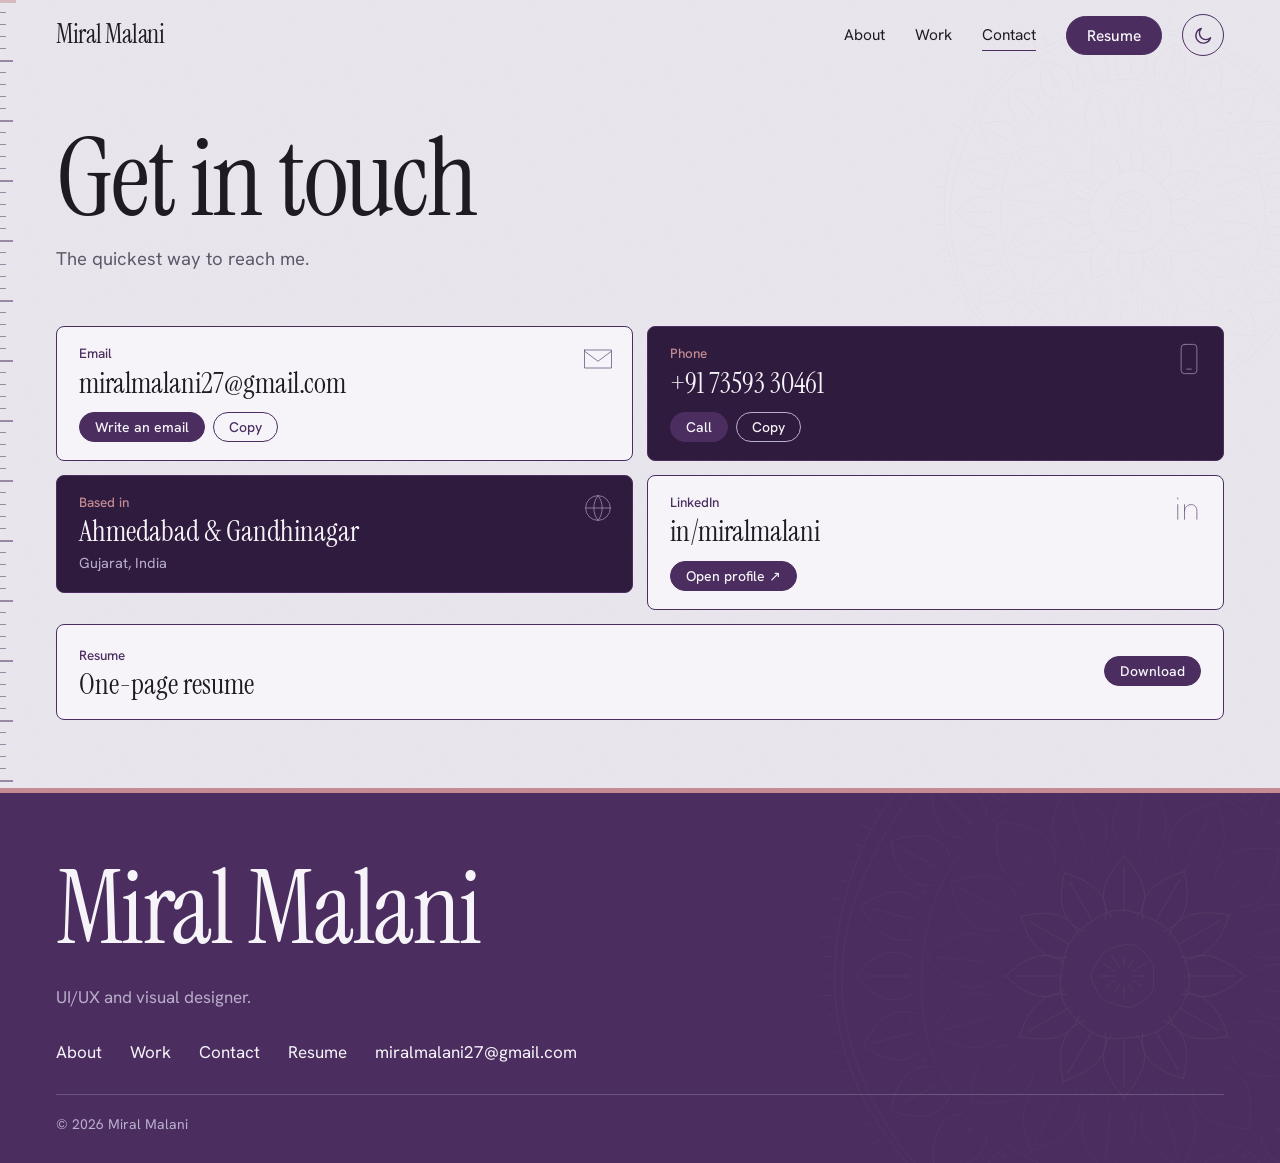
<file: contact.html>
<!DOCTYPE html>
<html lang="en"><head>
<meta charset="utf-8"><meta name="viewport" content="width=device-width, initial-scale=1">
<title>Contact - Miral Malani</title>
<meta name="description" content="Contact Miral Malani, UI/UX and visual designer in Ahmedabad and Gandhinagar.">
<meta name="theme-color" content="#ECE9F0"><script>try{var t=localStorage.getItem("theme");document.documentElement.dataset.theme=t==="dark"?"dark":"light"}catch(e){document.documentElement.dataset.theme="light"}</script>
<link rel="preconnect" href="https://fonts.googleapis.com"><link rel="preconnect" href="https://fonts.gstatic.com" crossorigin>
<link href="https://fonts.googleapis.com/css2?family=Hanken+Grotesk:wght@400;500;700&family=Instrument+Serif:ital@0;1&display=swap" rel="stylesheet">
<link rel="stylesheet" href="site.css">
</head><body>

<div class="bg" aria-hidden="true"><i class="wash a"></i><i class="wash b"></i><div class="reveal"></div></div>
<div class="ruler" aria-hidden="true"></div>

<header class="site">
  <a class="brand" href="index.html">Miral Malani</a>
  <nav id="nav" aria-label="Main">
    <a href="index.html">About</a>
    <a href="work.html">Work</a>
    <a href="contact.html" aria-current="page">Contact</a>
    <a class="btn" href="resume.pdf" download data-magnetic>Resume</a>
  </nav>
  <div class="hdr-actions"><button class="theme-btn" type="button" aria-label="Switch to dark mode" aria-pressed="false"><svg class="moon" viewBox="0 0 24 24" aria-hidden="true"><path d="M20 14.5A8.5 8.5 0 1 1 9.5 4a7 7 0 0 0 10.5 10.5z"/></svg><svg class="sun" viewBox="0 0 24 24" aria-hidden="true"><circle cx="12" cy="12" r="4"/><path d="M12 2.5v2.5M12 19v2.5M2.5 12H5M19 12h2.5M5.3 5.3l1.8 1.8M16.9 16.9l1.8 1.8M5.3 18.7l1.8-1.8M16.9 7.1l1.8-1.8"/></svg></button><button class="burger" aria-expanded="false" aria-controls="nav" aria-label="Menu"><span></span><span></span></button></div>
</header>

<main>
<section class="page-head"><div class="wrap"><div class="deco" data-depth="-14" aria-hidden="true"></div>
<h1>Get in touch</h1><p>The quickest way to reach me.</p></div></section>
<section class="wsec"><div class="wrap ccols">
<div class="ccol">
<div class="ccard"><svg class="ic" viewBox="0 0 64 64" aria-hidden="true"><path pathLength="1" d="M8 16h48v32H8z"/><path pathLength="1" d="M8 18l24 18 24-18"/></svg><span class="lab">Email</span><span class="val">miralmalani27@gmail.com</span><div class="acts"><a class="btn" href="mailto:miralmalani27@gmail.com" data-magnetic>Write an email</a><button class="btn ghost" type="button" data-copy="miralmalani27@gmail.com" data-what="Email">Copy</button></div></div>
<div class="ccard dark"><svg class="ic" viewBox="0 0 64 64" aria-hidden="true"><circle pathLength="1" cx="32" cy="32" r="22"/><path pathLength="1" d="M10 32h44M32 10c-10 12-10 32 0 44M32 10c10 12 10 32 0 44"/></svg><span class="lab">Based in</span><span class="val">Ahmedabad &amp; Gandhinagar</span><span class="sub">Gujarat, India</span></div></div>
<div class="ccol">
<div class="ccard dark"><svg class="ic" viewBox="0 0 64 64" aria-hidden="true"><rect pathLength="1" x="18" y="6" width="28" height="52" rx="6"/><path pathLength="1" d="M28 50h8"/></svg><span class="lab">Phone</span><span class="val">+91 73593 30461</span><div class="acts"><a class="btn" href="tel:+917359330461">Call</a><button class="btn ghost" type="button" data-copy="+91 73593 30461" data-what="Number">Copy</button></div></div>
<div class="ccard"><svg class="ic" viewBox="0 0 64 64" aria-hidden="true"><path pathLength="1" d="M12 26v26M12 14v2M24 52V26M24 38c0-8 6-12 12-12s10 4 10 12v14"/></svg><span class="lab">LinkedIn</span><span class="val">in/miralmalani</span><div class="acts"><a class="btn" href="https://www.linkedin.com/in/miralmalani/" target="_blank" rel="noopener">Open profile &#8599;</a></div></div>
</div>
<div class="ccard cwide row"><div><span class="lab">Resume</span><div class="val">One-page resume</div></div><div class="acts"><a class="btn" href="resume.pdf" download>Download</a></div></div></div></section>
</main>

<footer class="foot alt">
  <div class="fm" aria-hidden="true"></div>
  <div class="wrap inner">
    <h2>Miral Malani</h2>
    <p>UI/UX and visual designer.</p>
    <nav aria-label="Footer"><a href="index.html">About</a><a href="work.html">Work</a><a href="contact.html">Contact</a><a href="resume.pdf" download>Resume</a><a href="mailto:miralmalani27@gmail.com">miralmalani27@gmail.com</a></nav>
    <small>&copy; 2026 Miral Malani</small>
  </div>
</footer>
<script src="site.js"></script>
</body></html>
</file>
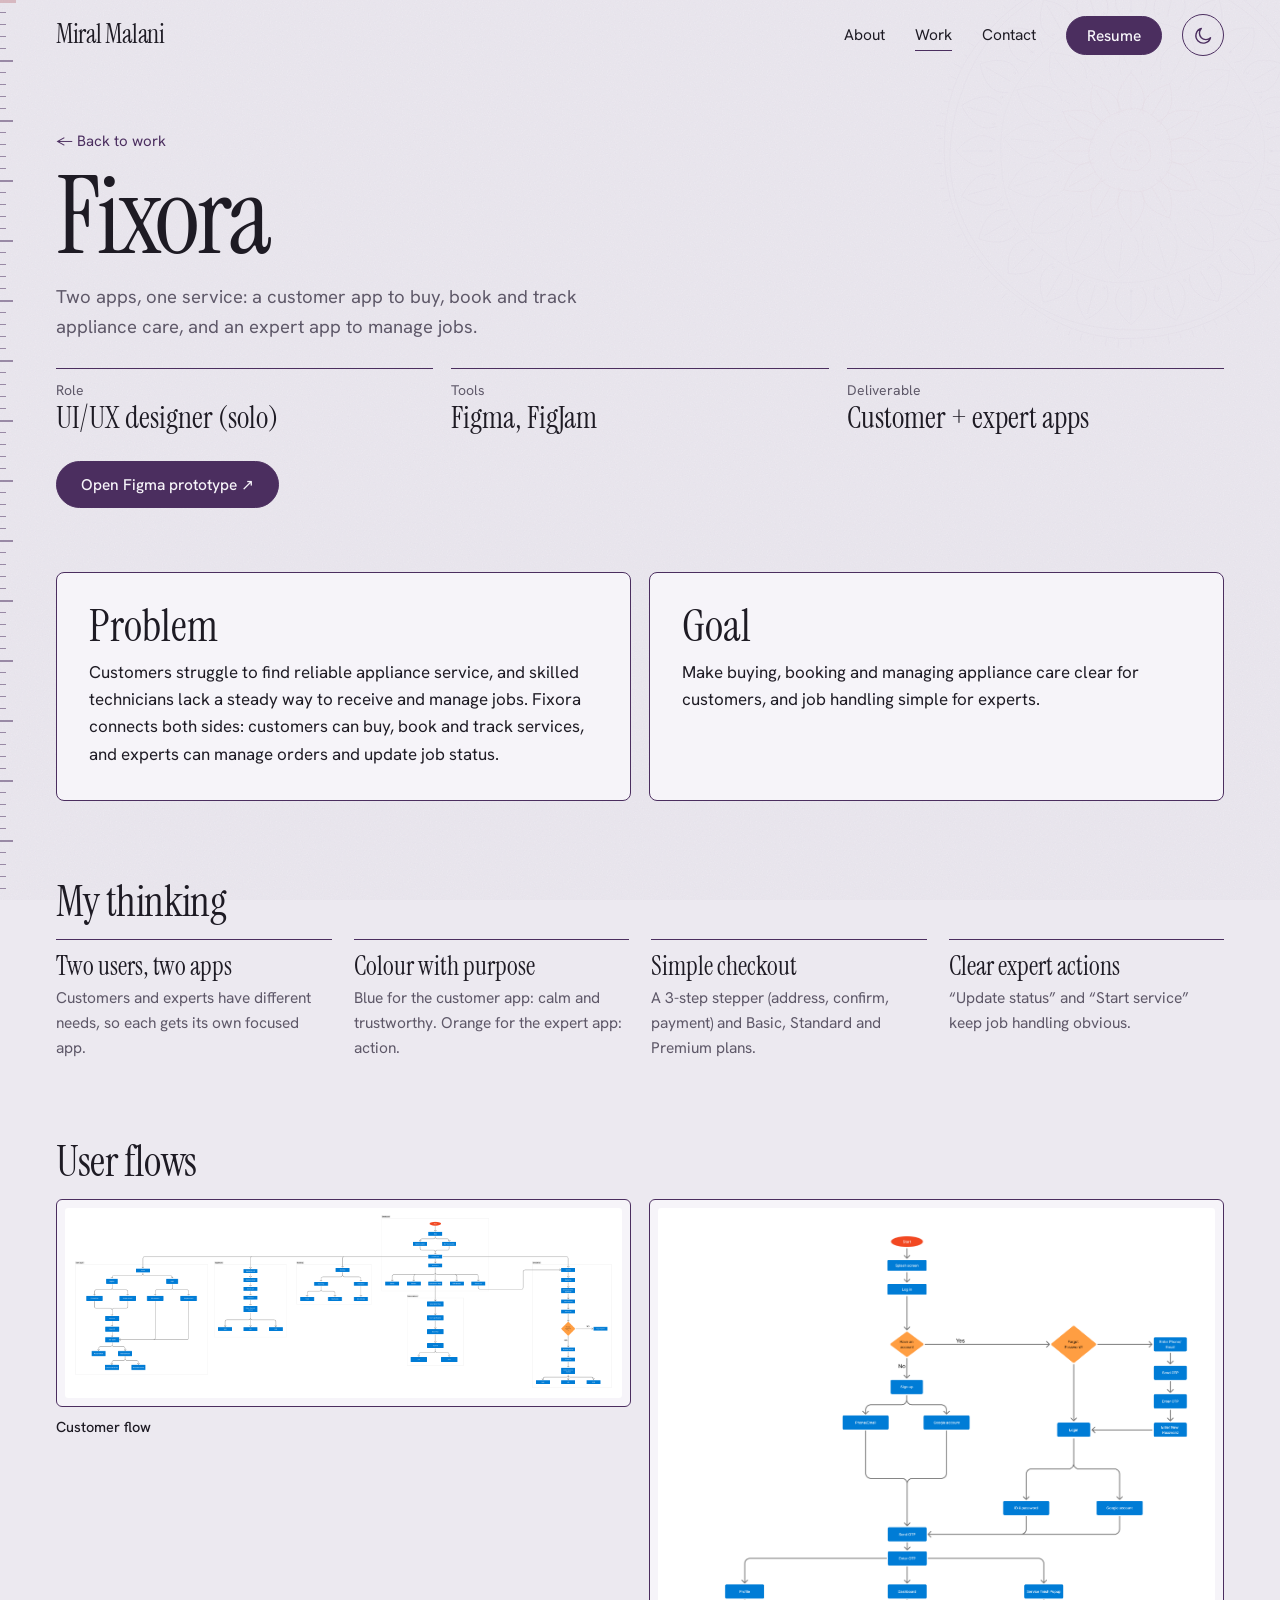
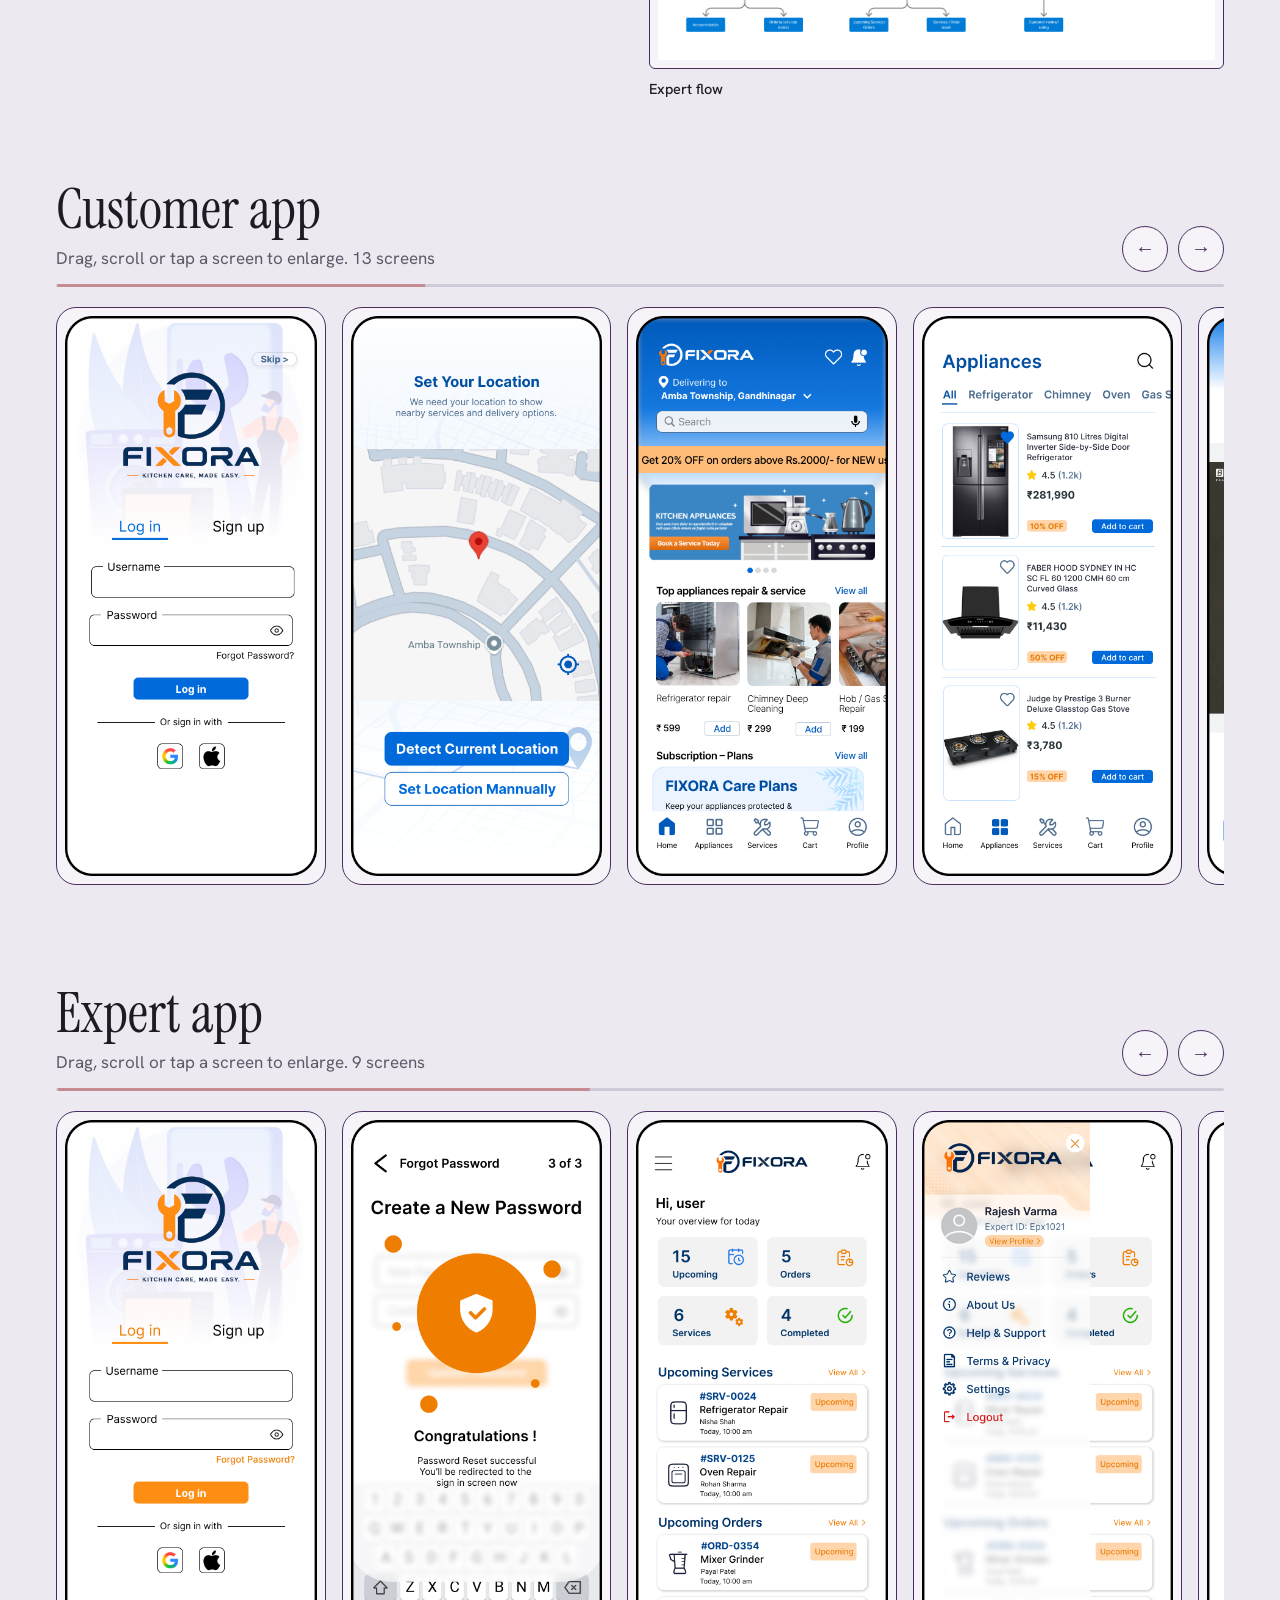
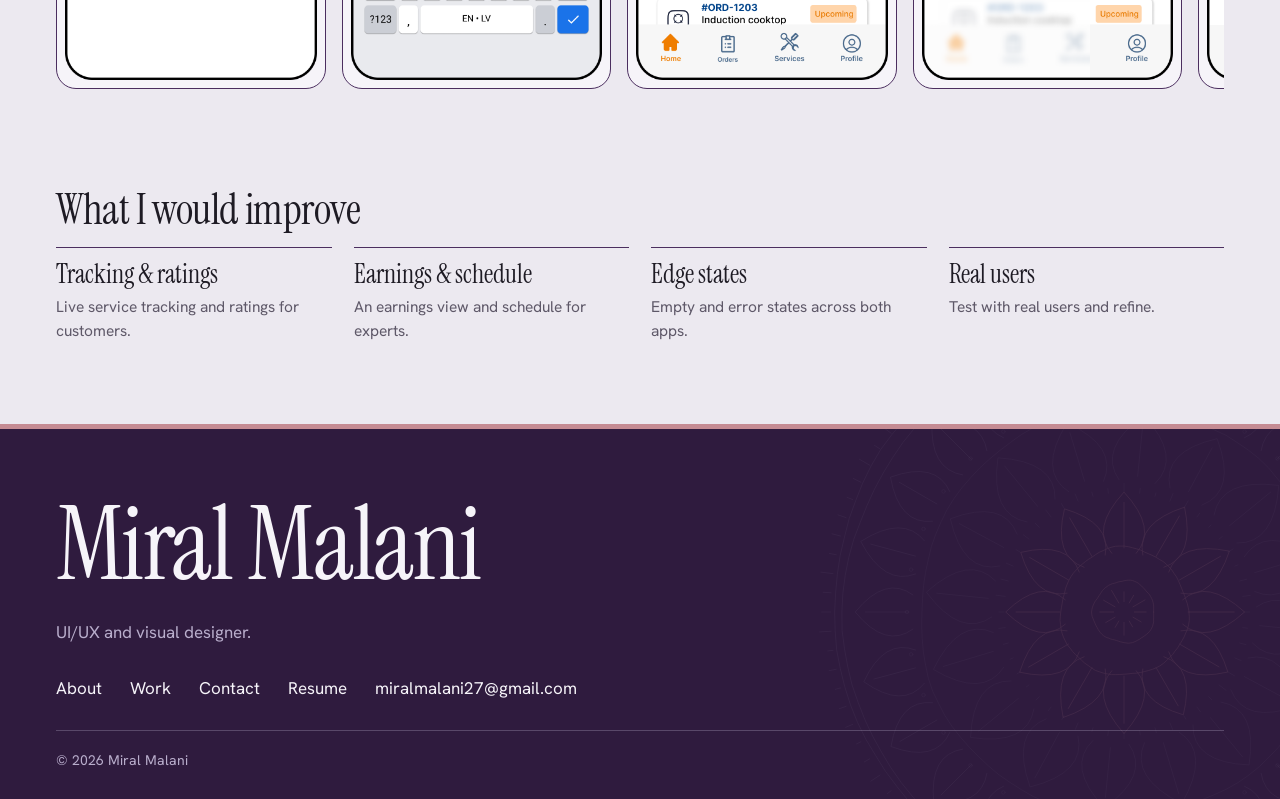
<file: fixora.html>
<!DOCTYPE html>
<html lang="en"><head>
<meta charset="utf-8"><meta name="viewport" content="width=device-width, initial-scale=1">
<title>Fixora Case Study - Miral Malani</title>
<meta name="description" content="Fixora: customer and expert apps for appliance service, a UI/UX case study.">
<meta name="theme-color" content="#ECE9F0"><script>try{var t=localStorage.getItem("theme");document.documentElement.dataset.theme=t==="dark"?"dark":"light"}catch(e){document.documentElement.dataset.theme="light"}</script>
<link rel="preconnect" href="https://fonts.googleapis.com"><link rel="preconnect" href="https://fonts.gstatic.com" crossorigin>
<link href="https://fonts.googleapis.com/css2?family=Hanken+Grotesk:wght@400;500;700&family=Instrument+Serif:ital@0;1&display=swap" rel="stylesheet">
<link rel="stylesheet" href="site.css">
</head><body>

<div class="bg" aria-hidden="true"><i class="wash a"></i><i class="wash b"></i><div class="reveal"></div></div>
<div class="ruler" aria-hidden="true"></div>

<header class="site">
  <a class="brand" href="index.html">Miral Malani</a>
  <nav id="nav" aria-label="Main">
    <a href="index.html">About</a>
    <a href="work.html" aria-current="page">Work</a>
    <a href="contact.html">Contact</a>
    <a class="btn" href="resume.pdf" download data-magnetic>Resume</a>
  </nav>
  <div class="hdr-actions"><button class="theme-btn" type="button" aria-label="Switch to dark mode" aria-pressed="false"><svg class="moon" viewBox="0 0 24 24" aria-hidden="true"><path d="M20 14.5A8.5 8.5 0 1 1 9.5 4a7 7 0 0 0 10.5 10.5z"/></svg><svg class="sun" viewBox="0 0 24 24" aria-hidden="true"><circle cx="12" cy="12" r="4"/><path d="M12 2.5v2.5M12 19v2.5M2.5 12H5M19 12h2.5M5.3 5.3l1.8 1.8M16.9 16.9l1.8 1.8M5.3 18.7l1.8-1.8M16.9 7.1l1.8-1.8"/></svg></button><button class="burger" aria-expanded="false" aria-controls="nav" aria-label="Menu"><span></span><span></span></button></div>
</header>

<main>
<section class="page-head"><div class="wrap"><div class="deco" data-depth="-14" aria-hidden="true"></div>
<a class="crumb" href="work.html#ux">&larr; Back to work</a><h1>Fixora</h1>
<p>Two apps, one service: a customer app to buy, book and track appliance care, and an expert app to manage jobs.</p>
<dl class="facts"><div><dt>Role</dt><dd>UI/UX designer (solo)</dd></div><div><dt>Tools</dt><dd>Figma, FigJam</dd></div><div><dt>Deliverable</dt><dd>Customer + expert apps</dd></div></dl>
<a class="btn" href="https://www.figma.com/design/4VfRxb9pCHt7bKyZO6HxfA/Fixora---Project?node-id=167-1549&amp;p=f&amp;t=g32fcpNXuLVQqeZT-0" target="_blank" rel="noopener" data-magnetic>Open Figma prototype &#8599;</a></div></section>
<section class="fsec"><div class="wrap cols2">
<div class="card"><h2>Problem</h2><p>Customers struggle to find reliable appliance service, and skilled technicians lack a steady way to receive and manage jobs. Fixora connects both sides: customers can buy, book and track services, and experts can manage orders and update job status.</p></div>
<div class="card"><h2>Goal</h2><p>Make buying, booking and managing appliance care clear for customers, and job handling simple for experts.</p></div></div></section>
<section class="fsec"><div class="wrap"><h2 class="sec-title sm">My thinking</h2><div class="notes">
<div class="note"><h3>Two users, two apps</h3><p>Customers and experts have different needs, so each gets its own focused app.</p></div>
<div class="note"><h3>Colour with purpose</h3><p>Blue for the customer app: calm and trustworthy. Orange for the expert app: action.</p></div>
<div class="note"><h3>Simple checkout</h3><p>A 3-step stepper (address, confirm, payment) and Basic, Standard and Premium plans.</p></div>
<div class="note"><h3>Clear expert actions</h3><p>&ldquo;Update status&rdquo; and &ldquo;Start service&rdquo; keep job handling obvious.</p></div></div></div></section>
<section class="fsec flows-sec"><div class="wrap"><h2 class="sec-title sm">User flows</h2><div class="two">
<figure><button type="button" class="art" data-lb="flows" data-cursor="Zoom" data-cap="Customer flow"><img data-base="fixora-flow-customer" alt="Customer user flow"></button><figcaption class="cap"><b>Customer flow</b></figcaption></figure>
<figure><button type="button" class="art" data-lb="flows" data-cursor="Zoom" data-cap="Expert flow"><img data-base="fixora-flow-expert" alt="Expert user flow"></button><figcaption class="cap"><b>Expert flow</b></figcaption></figure></div></div></section>
<section class="fsec"><div class="wrap"><div class="rail-head"><div><h2>Customer app</h2><p class="mute">Drag, scroll or tap a screen to enlarge. <span class="count"></span></p></div>
<div class="rail-ctl"><button type="button" data-dir="-1" aria-label="Scroll back">&larr;</button><button type="button" data-dir="1" aria-label="Scroll forward">&rarr;</button></div></div>
<div class="rail-bar"><i></i></div>
<div class="rail" tabindex="0" aria-label="Customer app screens" data-prefix="fixora-customer-" data-count="13" data-group="cust" data-alt="Customer screen"></div></div></section>
<section class="fsec"><div class="wrap"><div class="rail-head"><div><h2>Expert app</h2><p class="mute">Drag, scroll or tap a screen to enlarge. <span class="count"></span></p></div>
<div class="rail-ctl"><button type="button" data-dir="-1" aria-label="Scroll back">&larr;</button><button type="button" data-dir="1" aria-label="Scroll forward">&rarr;</button></div></div>
<div class="rail-bar"><i></i></div>
<div class="rail" tabindex="0" aria-label="Expert app screens" data-prefix="fixora-expert-" data-count="9" data-group="exp" data-alt="Expert screen"></div></div></section>
<section class="fsec"><div class="wrap"><h2 class="sec-title sm">What I would improve</h2><div class="notes">
<div class="note"><h3>Tracking &amp; ratings</h3><p>Live service tracking and ratings for customers.</p></div>
<div class="note"><h3>Earnings &amp; schedule</h3><p>An earnings view and schedule for experts.</p></div>
<div class="note"><h3>Edge states</h3><p>Empty and error states across both apps.</p></div>
<div class="note"><h3>Real users</h3><p>Test with real users and refine.</p></div></div></div></section>
</main>

<footer class="foot ">
  <div class="fm" aria-hidden="true"></div>
  <div class="wrap inner">
    <h2>Miral Malani</h2>
    <p>UI/UX and visual designer.</p>
    <nav aria-label="Footer"><a href="index.html">About</a><a href="work.html">Work</a><a href="contact.html">Contact</a><a href="resume.pdf" download>Resume</a><a href="mailto:miralmalani27@gmail.com">miralmalani27@gmail.com</a></nav>
    <small>&copy; 2026 Miral Malani</small>
  </div>
</footer>
<script src="site.js"></script>
</body></html>
</file>
<file: site.css>
:root{
  --paper:#ECE9F0;--paper2:#F6F4F9;--ink:#1E1B24;--mute:#5E5868;--pencil:#CFC9D8;
  --plum:#4B2E5F;--on-plum:#F6F4F9;--deep:#2F1B3E;--on-deep:#F6F4F9;--foot-alt:#4B2E5F;
  --slate:#6C7FA3;--lilac:#B9AECC;--rose:#C58B93;
  --glass:rgba(236,233,240,.88);--glass2:rgba(246,244,249,.92);--band-bg:rgba(75,46,95,.06);
  --sh:var(--sh);--hatch:var(--hatch);--grid:var(--grid);
  --wash-a:var(--wash-a);--wash-b:var(--wash-b);--cgrid:var(--cgrid);
  --serif:"Instrument Serif",Lora,Georgia,serif;--sans:"Hanken Grotesk",Inter,system-ui,sans-serif;
  --gut:clamp(20px,5vw,56px);--ease:cubic-bezier(.7,0,.2,1);color-scheme:light
}
:root[data-theme=dark]{
  --paper:#15121B;--paper2:#1E1A27;--ink:#EEEAF5;--mute:#A9A2B8;--pencil:#3A3348;
  --plum:#BBA3DE;--on-plum:#1B1226;--deep:#2B1C3B;--on-deep:#F6F4F9;--foot-alt:#3B2852;
  --slate:#8FA5CC;--lilac:#B9AECC;--rose:#D29BA4;
  --glass:rgba(21,18,27,.86);--glass2:rgba(30,26,39,.92);--band-bg:rgba(187,163,222,.07);
  --sh:rgba(187,163,222,.2);--hatch:rgba(187,163,222,.5);--grid:rgba(187,163,222,.3);
  --wash-a:rgba(110,128,196,.28);--wash-b:rgba(200,140,165,.17);--cgrid:rgba(143,165,204,.2);
  color-scheme:dark
}
*{box-sizing:border-box;margin:0;padding:0}
html{scroll-behavior:smooth}
body{font-family:var(--sans);font-size:17px;line-height:1.6;color:var(--ink);background:var(--paper);overflow-x:hidden;-webkit-font-smoothing:antialiased}
body::before{content:"";position:fixed;inset:0;pointer-events:none;z-index:0;opacity:.7;mix-blend-mode:multiply;
  background-image:url("data:image/svg+xml;utf8,<svg xmlns='http://www.w3.org/2000/svg' width='160' height='160'><filter id='n'><feTurbulence type='fractalNoise' baseFrequency='.85' numOctaves='2' stitchTiles='stitch'/><feColorMatrix values='0 0 0 0 .35  0 0 0 0 .3  0 0 0 0 .42  0 0 0 .13 0'/></filter><rect width='100%' height='100%' filter='url(%23n)'/></svg>")}
main,header,footer{position:relative;z-index:2}
a{color:inherit}
:focus-visible{outline:2px solid var(--plum);outline-offset:4px;border-radius:4px}
.wrap{width:min(1180px,100% - 2*var(--gut));margin-inline:auto}
.sec-title{font-family:var(--serif);font-weight:400;font-size:clamp(34px,4.6vw,56px);line-height:1;letter-spacing:-.01em;margin-bottom:22px}
.mute{color:var(--mute)}
.block{padding:clamp(34px,4.5vw,56px) 0}
.band{position:relative;background:var(--band-bg);padding:clamp(40px,5vw,64px) 0}
.rule{position:absolute;left:0;width:100%;height:12px;fill:none;stroke:var(--plum);stroke-width:1.3;opacity:.45;overflow:visible}
.rule.t{top:-6px}.rule.b{bottom:-6px}

/* living background */
.bg{position:fixed;inset:0;z-index:0;pointer-events:none;overflow:hidden}
.wash{position:absolute;width:75vmax;height:75vmax;border-radius:50%}
.wash.a{left:-25vmax;top:-18vmax;background:radial-gradient(circle,var(--wash-a),transparent 62%);animation:drift 48s ease-in-out infinite alternate}
.wash.b{right:-28vmax;top:30vh;background:radial-gradient(circle,var(--wash-b),transparent 62%);animation:drift 62s ease-in-out infinite alternate-reverse}
@keyframes drift{to{transform:translate(9vmax,6vmax) scale(1.12)}}
.reveal{position:absolute;inset:0;background-image:linear-gradient(var(--grid) 1px,transparent 1px),linear-gradient(90deg,var(--grid) 1px,transparent 1px);background-size:36px 36px;-webkit-mask-image:radial-gradient(circle 200px at var(--cx,-400px) var(--cy,-400px),#000,transparent);mask-image:radial-gradient(circle 200px at var(--cx,-400px) var(--cy,-400px),#000,transparent)}
.ruler{position:fixed;left:0;top:0;bottom:0;width:16px;z-index:1;pointer-events:none;opacity:.5;
  background:repeating-linear-gradient(to bottom,var(--plum) 0 1px,transparent 1px 12px) left/6px 100% no-repeat,repeating-linear-gradient(to bottom,var(--plum) 0 1.5px,transparent 1.5px 60px) left/13px 100% no-repeat}
.ruler::after{content:"";position:absolute;left:0;top:calc(var(--sp,0) * (100% - 3px));width:16px;height:3px;background:var(--rose)}

/* header */
.site{position:sticky;top:0;z-index:60;display:flex;align-items:center;justify-content:space-between;padding:14px var(--gut);border-bottom:1px solid transparent;transition:background .3s,border-color .3s}
.site.scrolled{background:var(--glass);backdrop-filter:blur(10px);-webkit-backdrop-filter:blur(10px);border-color:var(--pencil)}
.brand{font-family:var(--serif);font-size:26px;text-decoration:none;letter-spacing:-.01em}
#nav{display:flex;align-items:center;gap:30px}
#nav a:not(.btn){position:relative;text-decoration:none;font-size:15.5px;padding:4px 0}
#nav a:not(.btn)::after{content:"";position:absolute;left:0;right:0;bottom:0;height:1.5px;background:var(--plum);transform:scaleX(0);transform-origin:left;transition:transform .45s var(--ease)}
#nav a:not(.btn):hover::after,#nav a[aria-current]::after{transform:scaleX(1)}
.btn{display:inline-flex;align-items:center;gap:8px;padding:12px 24px;border-radius:999px;border:1.5px solid var(--plum);background:var(--plum);color:var(--on-plum);text-decoration:none;font:500 15.5px var(--sans);cursor:pointer;transition:background .3s,color .3s}
.btn:hover{background:var(--ink);border-color:var(--ink)}
.btn.ghost{background:transparent;color:var(--plum)}
.btn.ghost:hover{background:var(--plum);color:var(--on-plum);border-color:var(--plum)}
.site .btn{padding:8px 20px}
.burger{display:none;width:44px;height:44px;border:1.5px solid var(--plum);border-radius:50%;background:transparent;cursor:pointer;position:relative;z-index:70}
.burger span{position:absolute;left:12px;right:12px;height:1.5px;background:var(--plum);transition:transform .4s var(--ease),top .4s var(--ease),background .3s}
.burger span:nth-child(1){top:17px}.burger span:nth-child(2){top:25px}

/* hero */
.hero{overflow:hidden;padding:clamp(20px,4vw,44px) 0 clamp(36px,5vw,60px)}
.hero-grid{display:grid;grid-template-columns:1.05fr .95fr;gap:clamp(24px,4vw,56px);align-items:center;min-height:min(680px,calc(100svh - 90px))}
.hero h1{font-family:var(--serif);font-weight:400;font-size:clamp(40px,5.3vw,80px);line-height:.98;letter-spacing:-.015em}
.hero h1 span{display:block;overflow:hidden;padding-bottom:.1em;white-space:nowrap}
.hero h1 span i{display:block;font-style:normal;animation:rise 1.1s var(--ease) both}
.hero h1 span:nth-child(2) i{animation-delay:.12s}.hero h1 span:nth-child(3) i{animation-delay:.24s}
@keyframes rise{from{transform:translateY(105%)}}
.scribble{display:block;width:min(300px,70%);height:22px;margin:14px 0 18px;overflow:visible}
.scribble path{fill:none;stroke:var(--rose);stroke-width:2.4;stroke-linecap:round;stroke-dasharray:1;stroke-dashoffset:1;animation:draw 1.4s .9s ease forwards}
.hero p.intro{max-width:46ch;font-size:18.5px;color:var(--mute);margin-bottom:28px}
.cta{display:flex;flex-wrap:wrap;gap:12px}
.stage{position:relative;display:grid;place-items:center;min-height:clamp(420px,50vw,580px)}
.mandala{position:absolute;left:50%;top:50%;width:min(580px,120%);aspect-ratio:1;margin:calc(min(580px,120%)/-2) 0 0 calc(min(580px,120%)/-2);pointer-events:none;color:var(--plum)}
.mandala svg,.menu-m svg,.foot .fm svg,.props-card .pm svg{width:100%;height:100%;overflow:visible;fill:none;stroke:currentColor;stroke-width:.8;stroke-linecap:round;stroke-linejoin:round}
.m-outer{animation:spin 140s linear infinite;opacity:.26}.m-mid{animation:spin 90s linear infinite reverse;opacity:.2}.m-in{animation:breathe 7s ease-in-out infinite;stroke:var(--rose);opacity:.5}
@keyframes spin{to{transform:rotate(360deg)}}
@keyframes breathe{50%{transform:scale(1.06)}}
.draw path{stroke-dasharray:1;stroke-dashoffset:1;animation:draw 2.6s ease forwards}
.draw .m-mid path{animation-delay:.3s}.draw .m-in path{animation-delay:.6s}
@keyframes draw{to{stroke-dashoffset:0}}
.guides{position:absolute;left:-26%;right:-26%;top:-8%;bottom:-8%;width:152%;height:116%;pointer-events:none;fill:none;stroke:var(--plum);stroke-width:1;opacity:.45;overflow:visible}
.orbit{position:absolute;inset:6% 4%;border-radius:50%;pointer-events:none;animation:spin 46s linear infinite}
.orbit i{position:absolute;width:9px;height:9px;border-radius:50%;background:var(--rose)}
.orbit i:nth-child(1){left:50%;top:-5px}.orbit i:nth-child(2){right:3%;bottom:20%;width:7px;height:7px;background:var(--plum)}.orbit i:nth-child(3){left:6%;bottom:30%;width:6px;height:6px;border:1.5px solid var(--plum);background:transparent}
.float{position:absolute;pointer-events:none;color:var(--plum);fill:none;stroke:currentColor;stroke-width:1.6;stroke-linecap:round;stroke-linejoin:round;animation:bob 8s ease-in-out infinite alternate}
@keyframes bob{to{transform:translateY(-12px) rotate(8deg)}}
.arch-wrap{position:relative;width:min(74%,340px);aspect-ratio:5/7;z-index:2}
.hatch{position:absolute;inset:0;border-radius:999px 999px 20px 20px;transform:translate(20px,20px);background:repeating-linear-gradient(135deg,var(--hatch) 0 1px,transparent 1px 8px);transition:transform .9s var(--ease);pointer-events:none}
.arch-wrap:hover .hatch,.arch-wrap:focus-visible .hatch,.arch-wrap.is-open .hatch{transform:translate(8px,8px)}
.arch-wrap::before,.arch-wrap::after{content:"";position:absolute;border-radius:999px 999px 26px 26px;pointer-events:none;transition:transform .9s var(--ease)}
.arch-wrap::before{inset:-14px -14px -4px;border:1.5px solid var(--plum);transform:rotate(-1.4deg)}
.arch-wrap::after{inset:-28px -28px -14px;border:1px solid var(--slate);transform:rotate(1.6deg)}
.arch-wrap:hover::before,.arch-wrap:focus-visible::before,.arch-wrap.is-open::before{transform:rotate(1deg) scale(1.02)}
.arch-wrap:hover::after,.arch-wrap:focus-visible::after,.arch-wrap.is-open::after{transform:rotate(-1.2deg) scale(1.03)}
.arch{position:absolute;inset:0;border-radius:999px 999px 20px 20px;overflow:hidden;background:var(--deep);isolation:isolate}
.arch-back{position:absolute;inset:0;display:grid;place-items:center;padding:30% 14% 12%;text-align:center;color:var(--on-deep)}
.arch-back svg{position:absolute;left:50%;top:44%;width:150%;aspect-ratio:1;margin:-75% 0 0 -75%;fill:none;stroke:var(--lilac);stroke-width:.8;opacity:.3}
.arch-back blockquote{position:relative;transform:translateY(26px);opacity:0;transition:transform .8s .25s var(--ease),opacity .6s .25s}
.arch-back p{font-family:var(--serif);font-size:clamp(26px,3.1vw,36px);line-height:1.08}
.arch-back .who{margin-top:14px;font:400 14px var(--sans);color:var(--lilac)}
.arch-photo{position:absolute;inset:0;transition:transform 1s var(--ease);will-change:transform;background:linear-gradient(160deg,#cdc4dc,#9d8fb3)}
.arch-photo img{width:100%;height:100%;object-fit:cover;object-position:50% 18%;display:block}
.arch-photo.nophoto img{display:none}
.arch-photo.nophoto::after{content:"MM";position:absolute;inset:0;display:grid;place-items:center;font-family:var(--serif);font-size:84px;color:var(--plum)}
.arch-wrap:hover .arch-photo,.arch-wrap:focus-visible .arch-photo,.arch-wrap.is-open .arch-photo{transform:translateY(-104%)}
.arch-wrap:hover blockquote,.arch-wrap:focus-visible blockquote,.arch-wrap.is-open blockquote{transform:none;opacity:1}
.hint{position:absolute;left:50%;bottom:-40px;transform:translateX(-50%);white-space:nowrap;text-align:center;font-size:14px;color:var(--mute);background:var(--paper);padding:2px 14px;border-radius:99px}
.hint .touch{display:none}

/* about row: text + properties card */
.about-row{display:grid;grid-template-columns:1.15fr .85fr;gap:clamp(24px,4vw,56px);align-items:stretch}
.lead{font-family:var(--serif);font-size:clamp(24px,2.6vw,33px);line-height:1.22;margin-bottom:16px}
.props-card{position:relative;overflow:hidden;background:var(--deep);color:var(--on-deep);border-radius:8px;padding:clamp(22px,3vw,34px);display:flex;flex-direction:column;gap:16px;box-shadow:10px 10px 0 -1px var(--sh)}
.props-card::before{content:"";position:absolute;left:0;right:0;top:0;height:5px;background:var(--rose)}
.props-card .pm{position:absolute;right:-35%;bottom:-40%;width:90%;aspect-ratio:1;color:var(--lilac);opacity:.28;pointer-events:none}
.props-card h3{font:500 14px var(--sans);color:var(--rose);position:relative}
.props-card dl{position:relative;display:grid;gap:14px}
.props-card dt{font-size:13.5px;color:var(--lilac)}
.props-card dd{font-family:var(--serif);font-size:clamp(24px,2.5vw,32px);line-height:1.1}
.props-card .chips{display:flex;flex-wrap:wrap;gap:7px;margin-top:6px}
.props-card .chips span{font:400 15px var(--sans);border:1px solid rgba(185,174,204,.5);border-radius:99px;padding:3px 13px}

/* bench: layers + canvas side by side */
.bench{display:grid;grid-template-columns:5fr 7fr;gap:clamp(20px,3.5vw,44px);align-items:stretch}
.layers{list-style:none;border-top:1px solid var(--pencil);align-self:start}
.layers button{width:100%;display:flex;align-items:center;gap:14px;padding:12px 0;background:none;border:0;border-bottom:1px solid var(--pencil);font:400 24px var(--serif);color:var(--ink);text-align:left;cursor:pointer;transition:padding .4s var(--ease),color .3s}
.layers button::before{content:"";width:9px;height:9px;border:1.5px solid var(--plum);transition:transform .4s var(--ease),background .3s;flex:none}
.layers button:hover,.layers button.is-on{padding-left:12px;color:var(--plum)}
.layers button.is-on::before{background:var(--rose);border-color:var(--rose);transform:rotate(45deg)}
.canvas{position:relative;min-height:340px;border:1.5px solid var(--plum);border-radius:6px;background-color:var(--paper2);background-image:linear-gradient(var(--cgrid) 1px,transparent 1px),linear-gradient(90deg,var(--cgrid) 1px,transparent 1px);background-size:26px 26px;overflow:hidden}
.canvas::before{content:"";position:absolute;inset:0;background:radial-gradient(circle at var(--mx,50%) var(--my,50%),rgba(197,139,147,.2),transparent 45%);pointer-events:none}
.canvas .tag{position:absolute;left:12px;top:10px;font:500 13px var(--sans);color:var(--on-plum);background:var(--plum);padding:2px 12px;border-radius:99px;z-index:2}
.sk{position:absolute;inset:8% 6% 4%;width:88%;height:88%;opacity:0;visibility:hidden;fill:none;stroke:var(--plum);stroke-width:1.6;stroke-linecap:round;stroke-linejoin:round}
.sk.is-on{opacity:1;visibility:visible}
.sk path,.sk rect,.sk circle,.sk line{stroke-dasharray:1;stroke-dashoffset:1}
.sk.is-on path,.sk.is-on rect,.sk.is-on circle,.sk.is-on line{animation:draw 1.1s ease forwards}
.sk .acc{stroke:var(--rose)}

/* what I design: asymmetric panels */
.panels{display:grid;grid-template-columns:repeat(12,1fr);gap:18px}
.panel{position:relative;display:grid;gap:16px;padding:clamp(18px,2.2vw,28px);border:1.5px solid var(--plum);border-radius:6px;background:var(--paper2);text-decoration:none;color:var(--ink);overflow:hidden;transition:background .5s var(--ease),color .4s,transform .5s var(--ease),box-shadow .5s}
.panel.big{grid-column:1/8;grid-row:1/3;grid-template-columns:1fr minmax(130px,36%);align-items:stretch}
.panel.sm{grid-column:8/13;grid-template-columns:1fr minmax(96px,38%);align-items:end}
.panel .txt{display:flex;flex-direction:column;justify-content:flex-end;gap:8px}
.panel h3{font:400 clamp(30px,3.2vw,44px)/1 var(--serif)}
.panel.big h3{font-size:clamp(40px,5vw,70px)}
.panel p{color:var(--mute);font-size:15.5px;transition:color .4s}
.pt{display:flex;flex-wrap:wrap;gap:6px;margin-top:6px}.pt span{border:1px solid var(--pencil);border-radius:99px;padding:1px 11px;font-size:13px;transition:border-color .4s}
.thumb{position:relative;border:1.5px solid var(--plum);border-radius:6px;background:var(--paper);overflow:hidden;min-height:110px;transition:border-color .4s}
.panel.big .thumb{border-radius:24px}
.panel.sm .thumb{aspect-ratio:4/3}
.thumb svg{position:absolute;inset:10%;width:80%;height:80%;fill:none;stroke:var(--plum);stroke-width:1.6;stroke-linecap:round;stroke-linejoin:round}
.thumb img{position:absolute;inset:0;width:100%;height:100%;object-fit:cover;object-position:top;clip-path:inset(100% 0 0 0);transition:clip-path .8s var(--ease)}
.panel:hover,.panel:focus-visible{background:var(--deep);color:var(--on-deep);transform:translateY(-4px);box-shadow:8px 8px 0 -1px var(--sh)}
.panel:hover p,.panel:focus-visible p{color:var(--lilac)}
.panel:hover .pt span{border-color:rgba(185,174,204,.45)}
.panel:hover .thumb{border-color:var(--rose)}
.panel:hover .thumb img,.panel:focus-visible .thumb img{clip-path:inset(0)}

/* how I work */
.path{position:relative;margin-top:10px}
.path svg{display:block;width:100%;height:120px;overflow:visible;fill:none}
.path .base{stroke:var(--pencil);stroke-width:2}.path .prog{stroke:var(--plum);stroke-width:2.4;stroke-linecap:round;stroke-dasharray:1;stroke-dashoffset:calc(1 - var(--p,0))}
.steps{list-style:none;display:grid;grid-template-columns:repeat(5,1fr);margin-top:-6px}
.steps li{text-align:center;padding:0 10px;position:relative}
.steps li::before{content:"";position:absolute;left:50%;top:-66px;width:16px;height:16px;margin-left:-8px;border-radius:50%;background:var(--paper);border:1.5px solid var(--pencil);transition:background .4s,border-color .4s,transform .5s var(--ease)}
.steps li.on::before{background:var(--rose);border-color:var(--rose);transform:scale(1.25)}
.steps h3{font:400 28px var(--serif);margin-bottom:2px}.steps p{font-size:15px;color:var(--mute)}

/* footer */
.foot{position:relative;background:var(--deep);color:var(--on-deep);padding:clamp(40px,6vw,72px) 0 28px;overflow:hidden;margin-top:clamp(20px,4vw,40px);z-index:2}
.foot::before{content:"";position:absolute;left:0;right:0;top:0;height:5px;background:var(--rose)}
.foot .fm{position:absolute;right:-12%;top:50%;width:min(620px,90vw);aspect-ratio:1;margin-top:calc(min(620px,90vw)/-2);color:var(--lilac);opacity:.26;pointer-events:none}
.foot .inner{position:relative;display:grid;gap:26px}
.foot h2{font:400 clamp(44px,8vw,112px)/.95 var(--serif);letter-spacing:-.015em}
.foot p{color:var(--lilac);max-width:40ch}
.foot nav{display:flex;flex-wrap:wrap;gap:8px 28px}
.foot nav a{text-decoration:none;position:relative;padding:2px 0}
.foot nav a::after{content:"";position:absolute;left:0;right:0;bottom:0;height:1px;background:var(--rose);transform:scaleX(0);transform-origin:left;transition:transform .4s var(--ease)}
.foot nav a:hover::after{transform:scaleX(1)}
.foot small{color:var(--lilac);font-size:14px;padding-top:18px;border-top:1px solid rgba(185,174,204,.3)}

/* cursor + click burst */
.has-cursor,.has-cursor a,.has-cursor button,.has-cursor .arch-wrap{cursor:none}
.cur-dot,.cur-ring{opacity:0;transition:opacity .3s;position:fixed;left:0;top:0;z-index:200;pointer-events:none;border-radius:50%}
.cur-on .cur-dot,.cur-on .cur-ring{opacity:1}
.cur-dot{width:7px;height:7px;margin:-3.5px 0 0 -3.5px;background:var(--plum)}
.cur-ring{width:38px;height:38px;margin:-19px 0 0 -19px;border:1.5px solid var(--plum);display:grid;place-items:center;font:500 12.5px var(--sans);color:var(--on-plum);transition:width .35s var(--ease),height .35s var(--ease),margin .35s var(--ease),background .3s,opacity .3s}
.cur-ring.is-link{width:64px;height:64px;margin:-32px 0 0 -32px;background:rgba(197,139,147,.25)}
.cur-ring.has-label{width:78px;height:78px;margin:-39px 0 0 -39px;background:var(--plum)}
.burst{position:fixed;z-index:190;pointer-events:none;width:120px;height:120px;margin:-60px 0 0 -60px;overflow:visible;fill:none;stroke-linecap:round}
.burst line{stroke:var(--plum);stroke-width:1.8;transform-origin:60px 60px;animation:shoot .75s ease-out forwards}
.burst line:nth-child(3n){stroke:var(--rose)}
.burst circle{stroke:var(--slate);stroke-width:1.5;transform-origin:60px 60px;animation:ripple .75s ease-out forwards}
@keyframes shoot{from{transform:scale(.25);opacity:1}to{transform:scale(1.15);opacity:0}}
@keyframes ripple{from{transform:scale(.2);opacity:1}to{transform:scale(1);opacity:0}}

.menu-m{display:none}
@media (max-width:1000px){.ruler{display:none}}
@media (max-width:860px){
  .burger{display:block}
  #nav{position:fixed;inset:0;z-index:65;flex-direction:column;justify-content:center;align-items:flex-start;gap:6px;padding:0 var(--gut);background:var(--deep);color:var(--on-deep);clip-path:circle(0 at calc(100% - 44px) 36px);transition:clip-path .8s var(--ease);visibility:hidden}
  .menu-open #nav{clip-path:circle(150% at calc(100% - 44px) 36px);visibility:visible}
  #nav a:not(.btn){font:400 clamp(44px,13vw,72px)/1.1 var(--serif);color:var(--on-deep)}
  #nav a:not(.btn)::after{background:var(--rose)}
  #nav .btn{margin-top:22px;background:var(--rose);border-color:var(--rose);color:var(--deep);padding:12px 26px}
  .menu-m{display:block;position:absolute;right:-30%;bottom:-18%;width:120vw;aspect-ratio:1;color:var(--lilac);opacity:.2;pointer-events:none;z-index:-1}
  .menu-open{overflow:hidden}
  .menu-open .burger,.menu-open .theme-btn{border-color:var(--on-deep);color:var(--on-deep)}.menu-open .burger span{background:var(--on-deep)}.menu-open .theme-btn:hover{background:var(--on-deep);color:var(--deep)}
  .menu-open .burger span:nth-child(1){top:21px;transform:rotate(45deg)}.menu-open .burger span:nth-child(2){top:21px;transform:rotate(-45deg)}
  .hero-grid{grid-template-columns:1fr;min-height:0}
  .stage{min-height:520px;margin-top:10px}
  .about-row,.bench{grid-template-columns:1fr}
  .canvas{order:-1;min-height:0;height:210px;position:sticky;top:68px;z-index:3;margin-bottom:6px}
  .panels{grid-template-columns:1fr}
  .panel.big,.panel.sm{grid-column:1;grid-row:auto;grid-template-columns:1fr minmax(100px,38%)}
  .panel.big .thumb{min-height:200px}
  .path svg{display:none}
  .steps{grid-template-columns:1fr;gap:20px;margin-top:0;padding-left:34px;position:relative}
  .steps::before,.steps::after{content:"";position:absolute;left:7px;top:6px;bottom:6px;width:2px;background:var(--pencil)}
  .steps::after{background:var(--plum);transform-origin:top;transform:scaleY(var(--p,0))}
  .steps li{text-align:left;padding:0}.steps li::before{left:-34px;top:6px;margin-left:0}
}
@media (hover:none){.hint .fine{display:none}.hint .touch{display:inline}}
@media (prefers-reduced-motion:reduce){
  html{scroll-behavior:auto}
  *,*::before,*::after{animation:none!important}
  .draw path,.scribble path{stroke-dashoffset:0}
  .sk path,.sk rect,.sk circle,.sk line{stroke-dashoffset:0}
  .arch-photo,.arch-back blockquote{transition-duration:.01s!important}
}

/* ===== inner pages (Work, Fixora, Contact) ===== */
.cur-dot,.cur-ring{z-index:400}
body{animation:pagein .6s ease both}
body.leaving{opacity:0;transition:opacity .28s ease}
@keyframes pagein{from{opacity:0}}
.page-head{position:relative;padding:clamp(26px,4.5vw,56px) 0 clamp(14px,2.5vw,24px)}
.page-head h1{position:relative;font:400 clamp(54px,8.5vw,128px)/.95 var(--serif);letter-spacing:-.02em}
.page-head p{position:relative;max-width:54ch;color:var(--mute);margin-top:14px;font-size:18.5px}
.crumb{position:relative;display:inline-flex;gap:8px;align-items:center;text-decoration:none;font-size:15px;color:var(--plum);margin-bottom:12px}
.crumb:hover{text-decoration:underline}
.deco{position:absolute;right:-4%;top:-26%;width:min(400px,52vw);aspect-ratio:1;color:var(--plum);opacity:.17;pointer-events:none}
.deco svg{width:100%;height:100%;overflow:visible;fill:none;stroke:currentColor;stroke-width:.8;stroke-linecap:round}
.sec-title.sm{font-size:clamp(28px,3.4vw,42px);margin-bottom:16px}

/* filter pills */
.filters{position:sticky;top:60px;z-index:30;padding:10px 0 14px;overflow-x:auto;scrollbar-width:none}
.filters::-webkit-scrollbar{display:none}
.seg{position:relative;display:inline-flex;gap:2px;padding:4px;border:1.5px solid var(--plum);border-radius:999px;background:var(--glass2);backdrop-filter:blur(8px);white-space:nowrap}
.seg button{position:relative;z-index:1;border:0;background:none;font:500 15px var(--sans);padding:8px 18px;border-radius:999px;color:var(--ink);cursor:pointer;transition:color .3s}
.seg button[aria-pressed=true]{color:var(--on-plum)}
.seg .ind{position:absolute;z-index:0;top:4px;bottom:4px;left:0;width:0;border-radius:999px;background:var(--plum);transition:transform .5s var(--ease),width .5s var(--ease)}
.wsec{padding:clamp(16px,2.5vw,28px) 0}
.wsec.show{animation:showin .55s var(--ease) both}
@keyframes showin{from{opacity:0;transform:translateY(18px)}}

/* Fixora feature card */
.feature{position:relative;display:grid;grid-template-columns:1fr 1.1fr;gap:clamp(18px,3vw,40px);align-items:center;padding:clamp(22px,3vw,40px);border:1.5px solid var(--plum);border-radius:8px;background:var(--paper2);text-decoration:none;color:var(--ink);overflow:hidden;transition:background .5s var(--ease),color .4s,box-shadow .4s}
.feature:hover{background:var(--deep);color:var(--on-deep);box-shadow:10px 10px 0 -1px var(--sh)}
.feature h3{font:400 clamp(48px,6.4vw,92px)/.95 var(--serif);margin:8px 0 10px}
.feature p{color:var(--mute);max-width:36ch;transition:color .4s}.feature:hover p{color:var(--lilac)}
.feature .pt{margin:14px 0 20px}.feature:hover .pt span{border-color:rgba(185,174,204,.5)}
.feature .fake{display:inline-flex;align-items:center;gap:8px;padding:10px 22px;border-radius:999px;background:var(--plum);color:var(--on-plum);font-weight:500;font-size:15.5px;transition:background .3s,color .3s}
.feature:hover .fake{background:var(--rose);color:var(--deep)}
.fan{position:relative;height:clamp(290px,34vw,420px)}
.fan svg{position:absolute;left:50%;top:50%;height:80%;translate:-50% -50%;fill:none;stroke:var(--plum);stroke-width:1.5;opacity:.35}
.fan img{position:absolute;top:50%;left:50%;height:90%;width:auto;border-radius:16px;border:1.5px solid var(--plum);background:#fff;box-shadow:0 14px 30px -14px rgba(47,27,62,.5);transition:transform .9s var(--ease)}
.fan img:nth-of-type(1){transform:translate(-125%,-50%) rotate(-7deg)}
.fan img:nth-of-type(2){transform:translate(-50%,-52%);z-index:2}
.fan img:nth-of-type(3){transform:translate(25%,-50%) rotate(7deg)}
.feature:hover .fan img:nth-of-type(1){transform:translate(-140%,-52%) rotate(-12deg)}
.feature:hover .fan img:nth-of-type(2){transform:translate(-50%,-56%) scale(1.04)}
.feature:hover .fan img:nth-of-type(3){transform:translate(40%,-52%) rotate(12deg)}

/* gallery */
.two{display:grid;grid-template-columns:repeat(2,1fr);gap:18px;align-items:start}
.masonry{columns:3 250px;column-gap:18px}
.masonry figure{break-inside:avoid;margin:0 0 20px}
.art{display:block;width:100%;padding:8px;background:var(--paper2);border:1.5px solid var(--plum);border-radius:6px;cursor:zoom-in;transition:transform .55s var(--ease),box-shadow .4s}
.art img{width:100%;display:block;border-radius:3px}
.masonry figure:nth-child(even) .art:hover,.two figure:nth-child(even) .art:hover{transform:translateY(-6px) rotate(.7deg)}
.masonry figure:nth-child(odd) .art:hover,.two figure:nth-child(odd) .art:hover{transform:translateY(-6px) rotate(-.7deg)}
.art:hover{box-shadow:9px 9px 0 -1px var(--sh)}
figcaption.cap{margin-top:8px;font-size:14.5px;color:var(--mute)}
figcaption.cap b{font-weight:500;color:var(--ink)}

/* experience timeline */
.tl{position:relative;padding-left:36px;display:grid;gap:30px}
.tl::before{content:"";position:absolute;left:7px;top:8px;bottom:8px;width:2px;background:var(--pencil)}
.tl article{position:relative}
.tl article::before{content:"";position:absolute;left:-36px;top:7px;width:16px;height:16px;border-radius:50%;background:var(--rose);border:3px solid var(--paper);box-shadow:0 0 0 1.5px var(--rose)}
.tl h3{font:400 clamp(26px,3vw,36px)/1.1 var(--serif)}
.tl .when{color:var(--plum);font-weight:500;font-size:14.5px;margin:2px 0 6px}
.tl ul{padding-left:18px;color:var(--mute)}.tl li{margin-bottom:3px}

/* Fixora case study */
.facts{display:grid;grid-template-columns:repeat(3,1fr);gap:18px;margin:26px 0}
.facts div{border-top:1.5px solid var(--plum);padding-top:10px}.facts dt{font-size:14px;color:var(--mute)}.facts dd{font:400 clamp(22px,2.4vw,30px)/1.15 var(--serif)}
.cols2{display:grid;grid-template-columns:1fr 1fr;gap:18px}
.card{padding:clamp(20px,2.6vw,32px);border:1.5px solid var(--plum);border-radius:8px;background:var(--paper2)}
.card h2{font:400 clamp(30px,3.4vw,44px)/1 var(--serif);margin-bottom:10px}
.notes{display:grid;grid-template-columns:repeat(4,1fr);gap:22px}
.note{border-top:1.5px solid var(--plum);padding-top:12px}.note h3{font:400 26px/1.1 var(--serif);margin-bottom:6px}.note p{color:var(--mute);font-size:15.5px}
.rail-head{display:flex;align-items:end;justify-content:space-between;gap:18px;margin-bottom:12px}
.rail-head h2{font:400 clamp(34px,4.4vw,56px)/1 var(--serif)}
.rail-ctl{display:flex;align-items:center;gap:10px}
.rail-ctl button{width:46px;height:46px;border-radius:50%;border:1.5px solid var(--plum);background:var(--paper2);color:var(--plum);font-size:20px;cursor:pointer;transition:background .3s,color .3s}
.rail-ctl button:hover{background:var(--plum);color:var(--on-plum)}
.rail-bar{height:3px;background:var(--pencil);border-radius:2px;margin:0 0 14px;overflow:hidden}
.rail-bar i{display:block;height:100%;width:var(--w,20%);background:var(--rose);transform:translateX(var(--x,0));transition:transform .2s}
.rail{display:flex;gap:16px;overflow-x:auto;scroll-snap-type:x proximity;padding:6px 4px 20px;scrollbar-width:none;cursor:grab}
.rail::-webkit-scrollbar{display:none}
.rail.drag{cursor:grabbing;scroll-snap-type:none}
.shot{flex:none;scroll-snap-align:start;padding:8px;background:var(--paper2);border:1.5px solid var(--plum);border-radius:20px;cursor:zoom-in;transition:transform .5s var(--ease),box-shadow .4s}
.shot img{display:block;height:clamp(390px,46vw,560px);width:auto;border-radius:13px;user-select:none;-webkit-user-drag:none}
.shot:hover{transform:translateY(-8px);box-shadow:8px 8px 0 -1px var(--sh)}
.fsec{padding:clamp(22px,3.2vw,40px) 0}

/* contact */
.ccols{display:grid;grid-template-columns:1fr 1fr;gap:14px;align-items:start}
.ccol{display:grid;gap:14px;align-content:start}
.cwide{grid-column:1/-1}
.ccard{position:relative;display:flex;flex-direction:column;gap:2px;padding:16px 22px 18px;border:1.5px solid var(--plum);border-radius:8px;background:var(--paper2);overflow:hidden;transition:transform .5s var(--ease),box-shadow .4s,background .4s,color .4s}
.ccard:hover{transform:translateY(-3px);box-shadow:7px 7px 0 -1px var(--sh)}
.ccard.dark{background:var(--deep);color:var(--on-deep)}
.ccard .lab{font-size:13.5px;color:var(--plum);font-weight:500}.ccard.dark .lab{color:var(--rose)}
.ccard .val{font:400 clamp(22px,2.3vw,29px)/1.15 var(--serif);overflow-wrap:anywhere;padding-right:48px}
.ccard .sub{color:var(--mute);font-size:14.5px}.ccard.dark .sub{color:var(--lilac)}
.ccard .acts{display:flex;flex-wrap:wrap;gap:8px;padding-top:10px}
.ccard .btn{padding:5px 15px;font-size:14px}
.ccard.dark .btn.ghost{color:var(--on-deep);border-color:var(--lilac)}.ccard.dark .btn.ghost:hover{background:var(--rose);border-color:var(--rose);color:var(--deep)}
.ccard .ic{position:absolute;right:16px;top:14px;width:36px;height:36px;fill:none;stroke:var(--plum);stroke-width:1.5;stroke-linecap:round;stroke-linejoin:round;opacity:.75}
.ccard.dark .ic{stroke:var(--lilac)}
.ccard .ic *{stroke-dasharray:1;stroke-dashoffset:0}.ccard:hover .ic *{animation:redraw 1s ease}
@keyframes redraw{from{stroke-dashoffset:1}to{stroke-dashoffset:0}}
.toast{position:fixed;left:50%;bottom:26px;translate:-50% 20px;z-index:350;background:var(--deep);color:var(--on-deep);padding:10px 20px;border-radius:999px;font-size:15px;opacity:0;pointer-events:none;transition:opacity .3s,translate .4s var(--ease)}
.toast.on{opacity:1;translate:-50% 0}

/* lightbox */
.lb{position:fixed;inset:0;z-index:300;display:grid;grid-template-rows:1fr auto;background:rgba(30,18,40,.95);backdrop-filter:blur(6px);-webkit-backdrop-filter:blur(6px);opacity:0;transition:opacity .35s}
.lb[hidden]{display:none}.lb.on{opacity:1}
.lb-stage{position:relative;display:grid;place-items:center;padding:58px 76px 8px;min-height:0}
.lb-fig{margin:0;max-width:100%;max-height:100%;display:grid;gap:10px;justify-items:center}
.lb-fig img{max-width:100%;max-height:calc(100svh - 200px);border-radius:12px;background:#fff;box-shadow:0 20px 60px -20px #000;user-select:none;-webkit-user-drag:none;touch-action:pan-y}
.lb-fig figcaption{color:var(--lilac);font-size:15px;text-align:center}
.lb-x,.lb-prev,.lb-next{position:absolute;width:48px;height:48px;border-radius:50%;border:1.5px solid rgba(255,255,255,.45);background:rgba(255,255,255,.08);color:#fff;font-size:22px;cursor:pointer;transition:background .3s,color .3s}
.lb-x:hover,.lb-prev:hover,.lb-next:hover{background:var(--rose);color:var(--deep);border-color:var(--rose)}
.lb-x{right:16px;top:12px}.lb-prev{left:14px;top:50%;translate:0 -50%}.lb-next{right:14px;top:50%;translate:0 -50%}
.lb-count{position:absolute;left:20px;top:22px;color:var(--lilac);font-size:15px}
.lb-thumbs{display:flex;gap:8px;overflow-x:auto;padding:8px 16px 18px;scrollbar-width:none;justify-content:safe center}
.lb-thumbs::-webkit-scrollbar{display:none}
.lb-thumbs button{flex:none;border:2px solid transparent;border-radius:8px;background:none;padding:0;opacity:.55;cursor:pointer;transition:opacity .3s,border-color .3s}
.lb-thumbs button.on{opacity:1;border-color:var(--rose)}
.lb-thumbs img{display:block;height:54px;width:auto;border-radius:6px}
.lb-open{overflow:hidden}

@media (max-width:860px){
  .feature,.cols2,.two,.ccols{grid-template-columns:1fr}
  .notes{grid-template-columns:1fr 1fr}.facts{grid-template-columns:1fr}
  .ccol:nth-child(2){padding-top:0}
  .filters{top:58px}
  .lb-stage{padding:56px 14px 4px}.lb-prev,.lb-next{width:40px;height:40px;top:auto;bottom:6px;translate:none}.lb-prev{left:10px}.lb-next{right:10px}
  .lb-fig img{max-height:calc(100svh - 230px)}
  .rail-ctl button{width:42px;height:42px}
}
@media (max-width:520px){.notes{grid-template-columns:1fr}.masonry{columns:2 150px}}
@media (prefers-reduced-motion:reduce){body{animation:none}.wsec.show{animation:none}.lb{transition:none}}
.foot.alt{background:var(--foot-alt)}

/* ===== theme switch ===== */
.brand{margin-right:auto}
.hdr-actions{display:flex;align-items:center;gap:12px;margin-left:20px}
.theme-btn{position:relative;z-index:70;width:42px;height:42px;border-radius:50%;border:1.5px solid var(--plum);background:transparent;color:var(--plum);cursor:pointer;display:grid;place-items:center;transition:background .3s,color .3s,border-color .3s}
.theme-btn:hover{background:var(--plum);color:var(--on-plum)}
.theme-btn svg{grid-area:1/1;width:21px;height:21px;fill:none;stroke:currentColor;stroke-width:1.6;stroke-linecap:round;stroke-linejoin:round;transition:transform .6s var(--ease),opacity .35s}
.theme-btn .sun{opacity:0;transform:rotate(-90deg) scale(.4)}
.theme-btn .moon{opacity:1}
:root[data-theme=dark] .theme-btn .sun{opacity:1;transform:none}
:root[data-theme=dark] .theme-btn .moon{opacity:0;transform:rotate(90deg) scale(.4)}
:root[data-theme=dark] body::before{mix-blend-mode:screen;opacity:.22}
:root[data-theme=dark] .wash.a,:root[data-theme=dark] .wash.b{opacity:1}
:root.theme-anim *,:root.theme-anim *::before,:root.theme-anim *::after{transition:background-color .45s,color .45s,border-color .45s,fill .45s,stroke .45s,box-shadow .45s!important}
@media (max-width:860px){
  .menu-open .site{backdrop-filter:none;-webkit-backdrop-filter:none;background:transparent;border-color:transparent}
  .menu-open .brand{color:var(--on-deep);position:relative;z-index:70}
  .hdr-actions{margin-left:auto}
  .brand{margin-right:0}
}
@media (prefers-reduced-motion:reduce){:root.theme-anim *{transition:none!important}}

/* no sideways scroll from decorative shapes */
main{overflow-x:clip}

/* rail headings breathe */
.rail-head h2{margin-bottom:8px}

.ccard.row{flex-direction:row;align-items:center;justify-content:space-between;gap:16px}
.ccard.row .val{padding-right:0}
.ccard.row .acts{padding-top:0}
.ccard.row .ic{display:none}
@media (max-width:520px){.ccard.row{flex-direction:column;align-items:flex-start}.ccard.row .acts{padding-top:10px}}
@media (max-width:860px){.ccard .val{padding-right:0;font-size:clamp(20px,5.4vw,25px)}.ccard .ic{width:30px;height:30px}.ccard .lab{padding-right:40px}}

.tl .tl-link{margin-top:8px}.tl .tl-link a{color:var(--plum);font-weight:500;text-decoration:none;border-bottom:1.5px solid var(--rose)}
</file>
